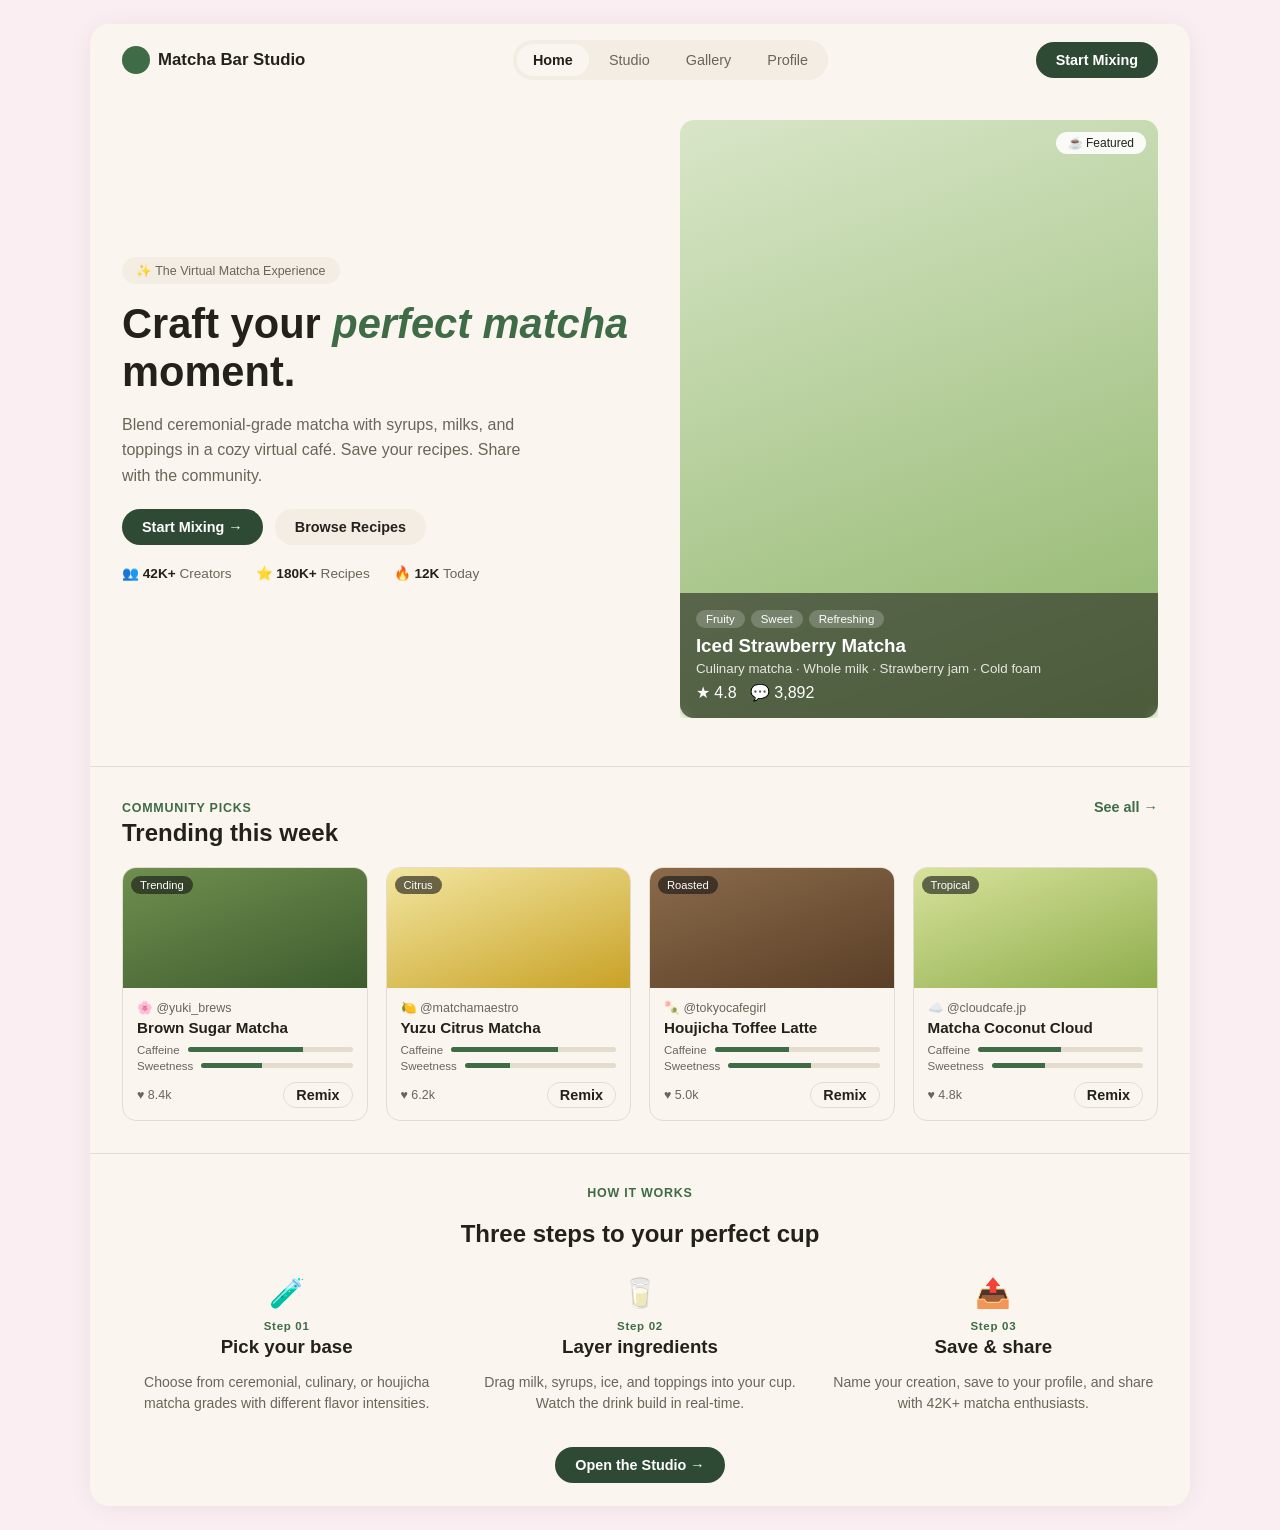
<file: index.html>
<!DOCTYPE html>
<html lang="en">
<head>
<meta charset="UTF-8">
<meta name="viewport" content="width=device-width, initial-scale=1.0">
<title>Matcha Bar Studio</title>
<link rel="stylesheet" href="css/style.css">
</head>
<body>

<div class="page">
  <nav class="navbar">
    <div class="brand"><span class="logo-dot"></span> Matcha Bar Studio</div>
    <div class="nav-links">
      <a href="index.html" class="active">Home</a>
      <a href="studio.html">Studio</a>
      <a href="gallery.html">Gallery</a>
      <a href="gallery.html">Profile</a>
    </div>
    <a href="studio.html" class="btn btn-primary">Start Mixing</a>
  </nav>

  <section class="hero">
    <div>
      <span class="tag-pill">✨ The Virtual Matcha Experience</span>
      <h1>Craft your <em>perfect matcha</em> moment.</h1>
      <p>Blend ceremonial-grade matcha with syrups, milks, and toppings in a cozy virtual café. Save your recipes. Share with the community.</p>
      <div class="hero-actions">
        <a href="studio.html" class="btn btn-primary">Start Mixing →</a>
        <a href="gallery.html" class="btn btn-secondary">Browse Recipes</a>
      </div>
      <div class="hero-stats">
        <span>👥 <strong>42K+</strong> Creators</span>
        <span>⭐ <strong>180K+</strong> Recipes</span>
        <span>🔥 <strong>12K</strong> Today</span>
      </div>
    </div>
    <div class="hero-image">
      <span class="featured-badge">☕ Featured</span>
      <div class="card-info">
        <div class="badges"><span>Fruity</span><span>Sweet</span><span>Refreshing</span></div>
        <h3>Iced Strawberry Matcha</h3>
        <small>Culinary matcha · Whole milk · Strawberry jam · Cold foam</small>
        <div style="margin-top:6px;">★ 4.8 &nbsp; 💬 3,892</div>
      </div>
    </div>
  </section>

  <section class="block">
    <div class="section-head">
      <div>
        <div class="eyebrow">Community Picks</div>
        <h2>Trending this week</h2>
      </div>
      <a href="gallery.html">See all →</a>
    </div>
    <div class="recipe-grid">
      <article class="recipe-card">
        <div class="thumb"><span class="tag">Trending</span></div>
        <div class="body">
          <div class="handle">🌸 @yuki_brews</div>
          <h4>Brown Sugar Matcha</h4>
          <div class="meter-row">Caffeine <div class="meter-track"><div class="meter-fill" style="width:70%"></div></div></div>
          <div class="meter-row">Sweetness <div class="meter-track"><div class="meter-fill" style="width:40%"></div></div></div>
          <div class="recipe-footer"><span>♥ 8.4k</span><span class="btn btn-outline" style="padding:4px 12px;">Remix</span></div>
        </div>
      </article>
      <article class="recipe-card">
        <div class="thumb" style="background:linear-gradient(160deg,#f2e6a0,#c9a227);"><span class="tag">Citrus</span></div>
        <div class="body">
          <div class="handle">🍋 @matchamaestro</div>
          <h4>Yuzu Citrus Matcha</h4>
          <div class="meter-row">Caffeine <div class="meter-track"><div class="meter-fill" style="width:65%"></div></div></div>
          <div class="meter-row">Sweetness <div class="meter-track"><div class="meter-fill" style="width:30%"></div></div></div>
          <div class="recipe-footer"><span>♥ 6.2k</span><span class="btn btn-outline" style="padding:4px 12px;">Remix</span></div>
        </div>
      </article>
      <article class="recipe-card">
        <div class="thumb" style="background:linear-gradient(160deg,#8a6a4a,#5a3f27);"><span class="tag">Roasted</span></div>
        <div class="body">
          <div class="handle">🍡 @tokyocafegirl</div>
          <h4>Houjicha Toffee Latte</h4>
          <div class="meter-row">Caffeine <div class="meter-track"><div class="meter-fill" style="width:45%"></div></div></div>
          <div class="meter-row">Sweetness <div class="meter-track"><div class="meter-fill" style="width:55%"></div></div></div>
          <div class="recipe-footer"><span>♥ 5.0k</span><span class="btn btn-outline" style="padding:4px 12px;">Remix</span></div>
        </div>
      </article>
      <article class="recipe-card">
        <div class="thumb" style="background:linear-gradient(160deg,#d7e29b,#8fae4d);"><span class="tag">Tropical</span></div>
        <div class="body">
          <div class="handle">☁️ @cloudcafe.jp</div>
          <h4>Matcha Coconut Cloud</h4>
          <div class="meter-row">Caffeine <div class="meter-track"><div class="meter-fill" style="width:50%"></div></div></div>
          <div class="meter-row">Sweetness <div class="meter-track"><div class="meter-fill" style="width:35%"></div></div></div>
          <div class="recipe-footer"><span>♥ 4.8k</span><span class="btn btn-outline" style="padding:4px 12px;">Remix</span></div>
        </div>
      </article>
    </div>
  </section>

  <section class="block">
    <div style="text-align:center; margin-bottom:28px;">
      <div class="eyebrow">How it works</div>
      <h2>Three steps to your perfect cup</h2>
    </div>
    <div class="steps">
      <div>
        <div class="icon">🧪</div>
        <div class="step-num">Step 01</div>
        <h3>Pick your base</h3>
        <p>Choose from ceremonial, culinary, or houjicha matcha grades with different flavor intensities.</p>
      </div>
      <div>
        <div class="icon">🥛</div>
        <div class="step-num">Step 02</div>
        <h3>Layer ingredients</h3>
        <p>Drag milk, syrups, ice, and toppings into your cup. Watch the drink build in real-time.</p>
      </div>
      <div>
        <div class="icon">📤</div>
        <div class="step-num">Step 03</div>
        <h3>Save &amp; share</h3>
        <p>Name your creation, save to your profile, and share with 42K+ matcha enthusiasts.</p>
      </div>
    </div>
    <div class="steps-cta">
      <a href="studio.html" class="btn btn-primary">Open the Studio →</a>
    </div>
  </section>
</div>

<script src="js/script.js"></script>
</body>
</html>
</file>
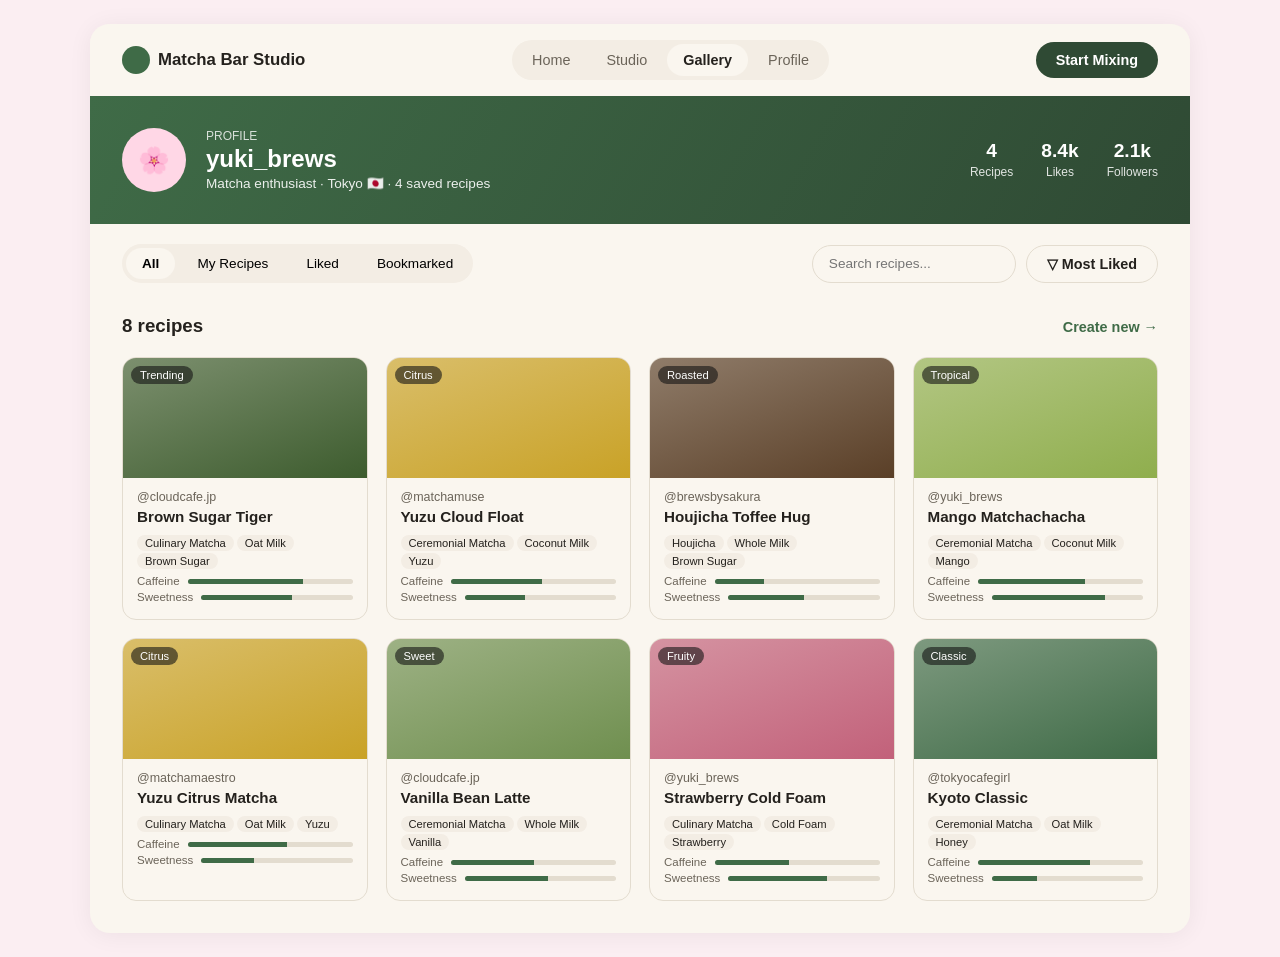
<file: gallery.html>
<!DOCTYPE html>
<html lang="en">
<head>
<meta charset="UTF-8">
<meta name="viewport" content="width=device-width, initial-scale=1.0">
<title>Gallery · Matcha Bar Studio</title>
<link rel="stylesheet" href="css/style.css">
</head>
<body>

<div class="page">
  <nav class="navbar">
    <div class="brand"><span class="logo-dot"></span> Matcha Bar Studio</div>
    <div class="nav-links">
      <a href="index.html">Home</a>
      <a href="studio.html">Studio</a>
      <a href="gallery.html" class="active">Gallery</a>
      <a href="gallery.html">Profile</a>
    </div>
    <a href="studio.html" class="btn btn-primary">Start Mixing</a>
  </nav>

  <div class="profile-hero">
    <div class="avatar">🌸</div>
    <div>
      <div style="font-size:0.75rem; opacity:0.8;">PROFILE</div>
      <h2 style="margin:2px 0;">yuki_brews</h2>
      <div style="font-size:0.85rem; opacity:0.9;">Matcha enthusiast · Tokyo 🇯🇵 · 4 saved recipes</div>
    </div>
    <div class="stats">
      <div><strong>4</strong><span>Recipes</span></div>
      <div><strong>8.4k</strong><span>Likes</span></div>
      <div><strong>2.1k</strong><span>Followers</span></div>
    </div>
  </div>

  <div class="filter-row">
    <div class="filter-tabs">
      <button class="active">All</button>
      <button>My Recipes</button>
      <button>Liked</button>
      <button>Bookmarked</button>
    </div>
    <div style="display:flex; gap:10px;">
      <input class="search-box" placeholder="Search recipes...">
      <button class="btn btn-outline">▽ Most Liked</button>
    </div>
  </div>

  <section class="block" style="border-top:none;">
    <div class="section-head">
      <h3 style="margin:0;">8 recipes</h3>
      <a href="studio.html">Create new →</a>
    </div>
    <div class="recipe-grid" id="galleryGrid"></div>
  </section>
</div>

<script src="js/script.js"></script>
</body>
</html>
</file>
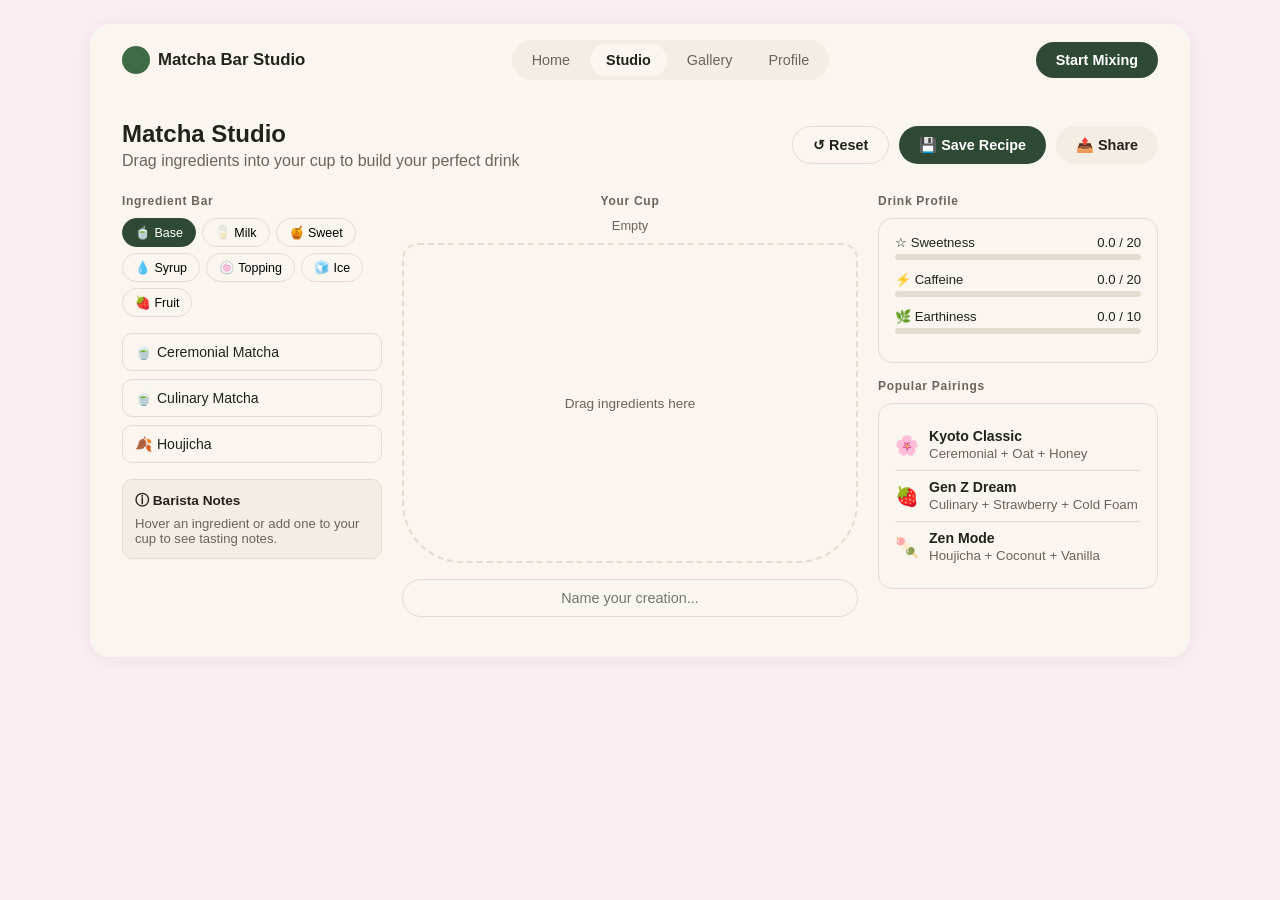
<file: studio.html>
<!DOCTYPE html>
<html lang="en">
<head>
<meta charset="UTF-8">
<meta name="viewport" content="width=device-width, initial-scale=1.0">
<title>Matcha Studio · Matcha Bar Studio</title>
<link rel="stylesheet" href="css/style.css">
</head>
<body>

<div class="page">
  <nav class="navbar">
    <div class="brand"><span class="logo-dot"></span> Matcha Bar Studio</div>
    <div class="nav-links">
      <a href="index.html">Home</a>
      <a href="studio.html" class="active">Studio</a>
      <a href="gallery.html">Gallery</a>
      <a href="gallery.html">Profile</a>
    </div>
    <a href="studio.html" class="btn btn-primary">Start Mixing</a>
  </nav>

  <div class="studio-header">
    <div>
      <h2 style="margin:0;">Matcha Studio</h2>
      <p>Drag ingredients into your cup to build your perfect drink</p>
    </div>
    <div class="studio-actions">
      <button class="btn btn-outline" id="resetBtn">↺ Reset</button>
      <button class="btn btn-primary" id="saveBtn">💾 Save Recipe</button>
      <button class="btn btn-secondary" id="shareBtn">📤 Share</button>
    </div>
  </div>

  <div class="studio-grid">
    <!-- Ingredient bar -->
    <div>
      <div class="panel-title">Ingredient Bar</div>
      <div class="category-tabs" id="categoryTabs">
        <button data-cat="base" class="active">🍵 Base</button>
        <button data-cat="milk">🥛 Milk</button>
        <button data-cat="sweet">🍯 Sweet</button>
        <button data-cat="syrup">💧 Syrup</button>
        <button data-cat="topping">🍥 Topping</button>
        <button data-cat="ice">🧊 Ice</button>
        <button data-cat="fruit">🍓 Fruit</button>
      </div>
      <div class="ingredient-list" id="ingredientList"></div>
      <div class="barista-notes" id="baristaNotes">
        <div style="display:flex; justify-content:space-between; align-items:center;">
          <strong style="font-size:0.85rem;">ⓘ Barista Notes</strong>
        </div>
        <p style="color:var(--text-muted); margin:6px 0 0;">Hover an ingredient or add one to your cup to see tasting notes.</p>
      </div>
    </div>

    <!-- Cup -->
    <div class="cup-column">
      <div class="panel-title">Your Cup</div>
      <div style="font-size:0.8rem; color:var(--text-muted); margin-bottom:10px;" id="ingredientCount">Empty</div>
      <div class="cup-drop" id="cupDrop">
        <div class="cup-empty" id="cupEmpty">Drag ingredients here</div>
      </div>
      <input type="text" class="creation-name" id="creationName" placeholder="Name your creation...">
    </div>

    <!-- Drink profile -->
    <div>
      <div class="panel-title">Drink Profile</div>
      <div class="profile-card">
        <div class="stat-row">
          <div class="label"><span>☆ Sweetness</span><span id="sweetVal">0.0 / 20</span></div>
          <div class="track"><div class="fill" id="sweetFill" style="width:0%"></div></div>
        </div>
        <div class="stat-row">
          <div class="label"><span>⚡ Caffeine</span><span id="caffVal">0.0 / 20</span></div>
          <div class="track"><div class="fill" id="caffFill" style="width:0%"></div></div>
        </div>
        <div class="stat-row">
          <div class="label"><span>🌿 Earthiness</span><span id="earthVal">0.0 / 10</span></div>
          <div class="track"><div class="fill" id="earthFill" style="width:0%"></div></div>
        </div>
        <div class="flavor-chips" id="flavorChips"></div>
      </div>

      <div class="panel-title">Popular Pairings</div>
      <div class="pairings-card">
        <div class="pairing-item"><span class="emoji">🌸</span><div><h5>Kyoto Classic</h5><small>Ceremonial + Oat + Honey</small></div></div>
        <div class="pairing-item"><span class="emoji">🍓</span><div><h5>Gen Z Dream</h5><small>Culinary + Strawberry + Cold Foam</small></div></div>
        <div class="pairing-item"><span class="emoji">🍡</span><div><h5>Zen Mode</h5><small>Houjicha + Coconut + Vanilla</small></div></div>
      </div>
    </div>
  </div>
</div>

<script src="js/script.js"></script>
</body>
</html>
</file>
<file: css/style.css>
:root {
  --green-dark: #2f4a34;
  --green: #3f6b47;
  --cream: #f3ede4;
  --cream-light: #faf6ef;
  --pink-bg: #fbeef2;
  --text-dark: #24211d;
  --text-muted: #6b6459;
  --border: #e3dccf;
  --radius: 14px;
}

* { box-sizing: border-box; }

body {
  margin: 0;
  font-family: -apple-system, "Segoe UI", Helvetica, Arial, sans-serif;
  background: var(--pink-bg);
  color: var(--text-dark);
}

a { text-decoration: none; color: inherit; }

.page {
  max-width: 1100px;
  margin: 24px auto;
  background: var(--cream-light);
  border-radius: 20px;
  overflow: hidden;
  box-shadow: 0 2px 24px rgba(0,0,0,0.06);
}

/* Navbar */
.navbar {
  display: flex;
  align-items: center;
  justify-content: space-between;
  padding: 16px 32px;
  background: var(--cream-light);
}

.brand {
  display: flex;
  align-items: center;
  gap: 8px;
  font-weight: 700;
  font-size: 1.05rem;
}

.brand .logo-dot {
  width: 28px;
  height: 28px;
  border-radius: 50%;
  background: var(--green);
  display: inline-block;
}

.nav-links {
  display: flex;
  gap: 4px;
  background: var(--cream);
  padding: 4px;
  border-radius: 999px;
}

.nav-links a {
  padding: 8px 16px;
  border-radius: 999px;
  font-size: 0.9rem;
  color: var(--text-muted);
}

.nav-links a.active {
  background: var(--cream-light);
  color: var(--text-dark);
  font-weight: 600;
}

.btn {
  border: none;
  border-radius: 999px;
  padding: 10px 20px;
  font-weight: 600;
  cursor: pointer;
  font-size: 0.9rem;
}

.btn-primary { background: var(--green-dark); color: white; }
.btn-primary:hover { background: var(--green); }
.btn-secondary { background: var(--cream); color: var(--text-dark); }
.btn-outline { background: transparent; border: 1px solid var(--border); color: var(--text-dark); }

/* Hero */
.hero {
  display: grid;
  grid-template-columns: 1.1fr 1fr;
  gap: 32px;
  padding: 24px 32px 48px;
  align-items: center;
}

.tag-pill {
  display: inline-block;
  background: var(--cream);
  color: var(--text-muted);
  padding: 6px 14px;
  border-radius: 999px;
  font-size: 0.78rem;
  margin-bottom: 16px;
}

.hero h1 {
  font-size: 2.6rem;
  line-height: 1.15;
  margin: 0 0 16px;
}

.hero h1 em { color: var(--green); font-style: italic; }

.hero p { color: var(--text-muted); line-height: 1.6; max-width: 46ch; }

.hero-actions { display: flex; gap: 12px; margin: 20px 0; }

.hero-stats { display: flex; gap: 24px; font-size: 0.85rem; color: var(--text-muted); }
.hero-stats strong { color: var(--text-dark); }

.hero-image {
  position: relative;
  border-radius: var(--radius);
  overflow: hidden;
  background: linear-gradient(160deg, #d8e6c8, #8fb56a);
  aspect-ratio: 4/5;
  display: flex;
  align-items: flex-end;
}

.hero-image .card-info {
  background: rgba(20,20,20,0.55);
  color: white;
  width: 100%;
  padding: 16px;
  backdrop-filter: blur(4px);
}

.hero-image .card-info .badges span {
  background: rgba(255,255,255,0.2);
  padding: 3px 10px;
  border-radius: 999px;
  font-size: 0.72rem;
  margin-right: 6px;
}

.hero-image .card-info h3 { margin: 8px 0 2px; }
.hero-image .card-info small { opacity: 0.85; }

.featured-badge {
  position: absolute;
  top: 12px;
  right: 12px;
  background: rgba(255,255,255,0.9);
  padding: 4px 12px;
  border-radius: 999px;
  font-size: 0.75rem;
}

/* Sections */
section.block { padding: 32px; border-top: 1px solid var(--border); }

.eyebrow { color: var(--green); font-size: 0.78rem; font-weight: 700; letter-spacing: 0.06em; text-transform: uppercase; }

.section-head { display: flex; justify-content: space-between; align-items: baseline; margin-bottom: 20px; }
.section-head h2 { margin: 4px 0 0; }
.section-head a { color: var(--green); font-weight: 600; font-size: 0.9rem; }

.recipe-grid { display: grid; grid-template-columns: repeat(4, 1fr); gap: 18px; }

.recipe-card {
  background: var(--cream-light);
  border: 1px solid var(--border);
  border-radius: var(--radius);
  overflow: hidden;
}

.recipe-card .thumb {
  height: 120px;
  background: linear-gradient(160deg, #6f8f4f, #3d5c2e);
  position: relative;
}

.recipe-card .thumb .tag {
  position: absolute;
  top: 8px;
  left: 8px;
  background: rgba(20,20,20,0.6);
  color: white;
  font-size: 0.7rem;
  padding: 3px 9px;
  border-radius: 999px;
}

.recipe-card .body { padding: 12px 14px; }
.recipe-card .handle { font-size: 0.78rem; color: var(--text-muted); }
.recipe-card h4 { margin: 4px 0 8px; font-size: 0.95rem; }

.meter-row { display: flex; align-items: center; gap: 8px; font-size: 0.72rem; color: var(--text-muted); margin-bottom: 4px; }
.meter-track { flex: 1; height: 5px; border-radius: 999px; background: var(--border); overflow: hidden; }
.meter-fill { height: 100%; background: var(--green); }

.recipe-footer { display: flex; justify-content: space-between; align-items: center; margin-top: 10px; font-size: 0.78rem; color: var(--text-muted); }

/* How it works */
.steps { display: grid; grid-template-columns: repeat(3, 1fr); gap: 24px; text-align: center; }
.steps .icon { font-size: 1.8rem; }
.steps .step-num { color: var(--green); font-size: 0.72rem; font-weight: 700; letter-spacing: 0.06em; margin: 10px 0 4px; }
.steps h3 { margin: 0 0 8px; }
.steps p { color: var(--text-muted); font-size: 0.88rem; line-height: 1.5; }
.steps-cta { text-align: center; margin-top: 28px; }

/* Studio */
.studio-header { display: flex; justify-content: space-between; align-items: center; padding: 24px 32px 0; }
.studio-header p { color: var(--text-muted); margin: 4px 0 0; }
.studio-actions { display: flex; gap: 10px; }

.studio-grid {
  display: grid;
  grid-template-columns: 260px 1fr 280px;
  gap: 20px;
  padding: 24px 32px 40px;
}

.panel-title { font-size: 0.75rem; font-weight: 700; letter-spacing: 0.06em; color: var(--text-muted); margin-bottom: 10px; }

.category-tabs { display: flex; flex-wrap: wrap; gap: 6px; margin-bottom: 16px; }
.category-tabs button {
  border: 1px solid var(--border);
  background: var(--cream-light);
  border-radius: 999px;
  padding: 6px 12px;
  font-size: 0.78rem;
  cursor: pointer;
}
.category-tabs button.active { background: var(--green-dark); color: white; border-color: var(--green-dark); }

.ingredient-list { display: flex; flex-direction: column; gap: 8px; }
.ingredient-item {
  display: flex;
  align-items: center;
  gap: 8px;
  border: 1px solid var(--border);
  border-radius: 10px;
  padding: 10px 12px;
  background: var(--cream-light);
  cursor: grab;
  font-size: 0.88rem;
}
.ingredient-item:active { cursor: grabbing; }
.ingredient-item.dragging { opacity: 0.4; }

.barista-notes {
  margin-top: 16px;
  border: 1px solid var(--border);
  border-radius: 10px;
  padding: 12px;
  font-size: 0.82rem;
  background: var(--cream);
}
.barista-notes h4 { margin: 4px 0; font-size: 0.9rem; }
.barista-notes .chip { display: inline-block; background: var(--cream-light); border: 1px solid var(--border); border-radius: 999px; padding: 2px 9px; font-size: 0.7rem; margin: 4px 4px 0 0; }

.cup-column { text-align: center; }
.cup-drop {
  min-height: 320px;
  border: 2px dashed var(--border);
  border-radius: 16px 16px 60px 60px;
  margin: 0 auto 16px;
  display: flex;
  flex-direction: column-reverse;
  align-items: stretch;
  overflow: hidden;
  background: var(--cream-light);
  transition: border-color 0.15s;
}
.cup-drop.drag-over { border-color: var(--green); }
.cup-empty { color: var(--text-muted); font-size: 0.85rem; margin: auto; padding: 20px; }
.cup-layer { padding: 10px 12px; font-size: 0.78rem; display: flex; justify-content: space-between; align-items: center; border-bottom: 1px solid rgba(0,0,0,0.06); }
.cup-layer button { border: none; background: none; cursor: pointer; color: var(--text-muted); }

.creation-name {
  width: 100%;
  padding: 10px 14px;
  border-radius: 999px;
  border: 1px solid var(--border);
  text-align: center;
  font-size: 0.9rem;
  background: var(--cream-light);
}

.profile-card, .pairings-card {
  border: 1px solid var(--border);
  border-radius: var(--radius);
  padding: 16px;
  background: var(--cream-light);
  margin-bottom: 16px;
}

.stat-row { margin-bottom: 12px; }
.stat-row .label { display: flex; justify-content: space-between; font-size: 0.82rem; margin-bottom: 4px; }
.stat-row .track { height: 6px; border-radius: 999px; background: var(--border); overflow: hidden; }
.stat-row .fill { height: 100%; background: var(--green); }
.stat-row .fill.over { background: #c0533f; }

.flavor-chips .chip {
  display: inline-block;
  background: var(--cream);
  border-radius: 999px;
  padding: 3px 10px;
  font-size: 0.75rem;
  margin: 3px 4px 0 0;
}

.pairing-item { display: flex; gap: 10px; align-items: center; padding: 8px 0; border-top: 1px solid var(--border); }
.pairing-item:first-of-type { border-top: none; }
.pairing-item .emoji { font-size: 1.2rem; }
.pairing-item h5 { margin: 0; font-size: 0.88rem; }
.pairing-item small { color: var(--text-muted); }

/* Gallery */
.profile-hero {
  background: linear-gradient(120deg, var(--green), var(--green-dark));
  color: white;
  padding: 32px;
  display: flex;
  align-items: center;
  gap: 20px;
}
.avatar { width: 64px; height: 64px; border-radius: 50%; background: #ffd7e6; display: flex; align-items: center; justify-content: center; font-size: 1.6rem; }
.profile-hero .stats { margin-left: auto; display: flex; gap: 28px; text-align: center; }
.profile-hero .stats strong { display: block; font-size: 1.2rem; }
.profile-hero .stats span { font-size: 0.75rem; opacity: 0.85; }

.filter-row { display: flex; justify-content: space-between; align-items: center; padding: 20px 32px 0; }
.filter-tabs { display: flex; gap: 6px; background: var(--cream); padding: 4px; border-radius: 999px; }
.filter-tabs button { border: none; background: none; padding: 8px 16px; border-radius: 999px; font-size: 0.85rem; cursor: pointer; }
.filter-tabs button.active { background: var(--cream-light); font-weight: 600; }
.search-box { border: 1px solid var(--border); border-radius: 999px; padding: 8px 16px; font-size: 0.85rem; background: var(--cream-light); }

@media (max-width: 900px) {
  .hero { grid-template-columns: 1fr; }
  .recipe-grid { grid-template-columns: repeat(2, 1fr); }
  .studio-grid { grid-template-columns: 1fr; }
  .steps { grid-template-columns: 1fr; }
  .nav-links { display: none; }
}
</file>
